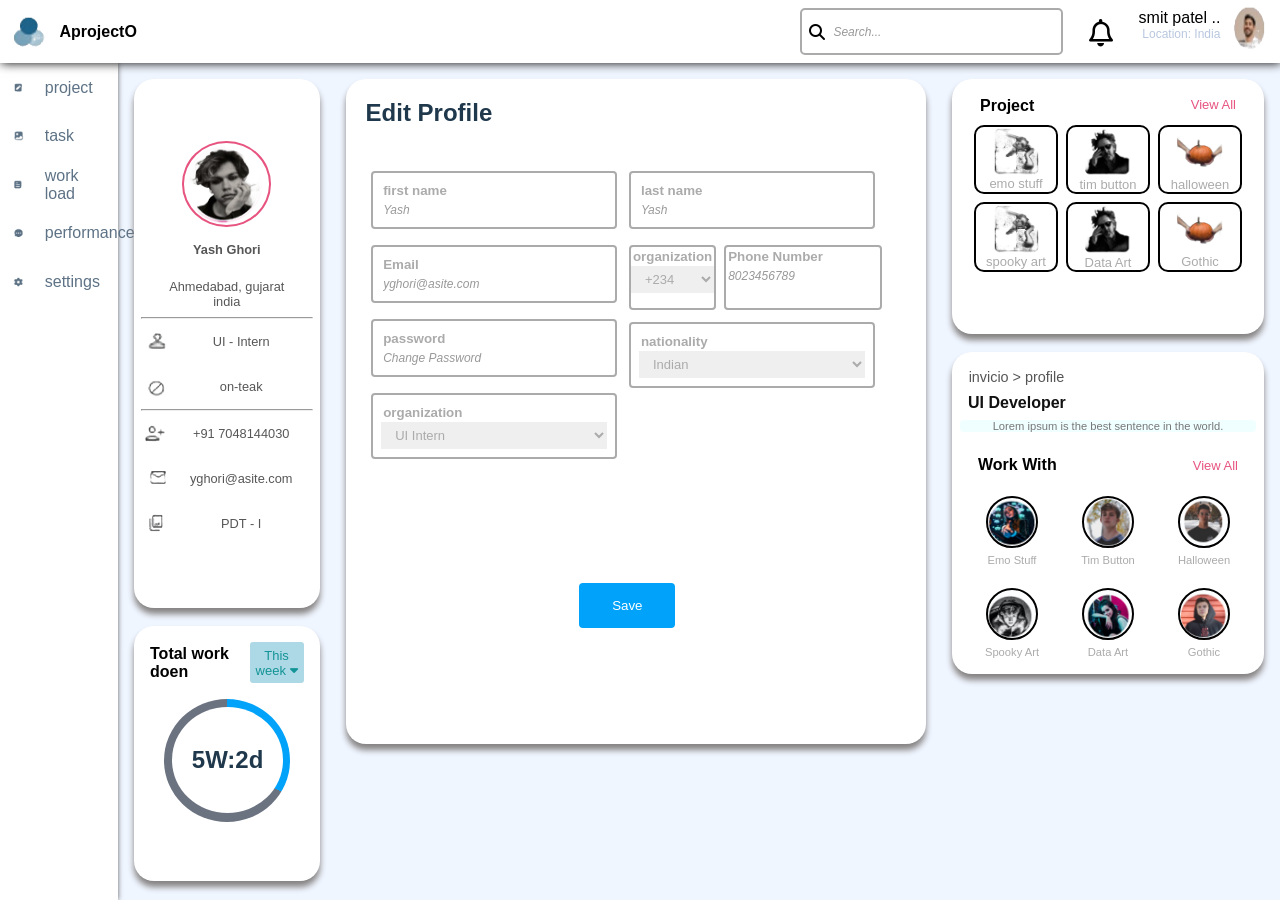
<file: index.html>
<!DOCTYPE html>
<html lang="en">
<head>
    <link rel="stylesheet" href="https://cdnjs.cloudflare.com/ajax/libs/font-awesome/6.5.1/css/all.min.css" integrity="sha512-DTOQO9RWCH3ppGqcWaEA1BIZOC6xxalwEsw9c2QQeAIftl+Vegovlnee1c9QX4TctnWMn13TZye+giMm8e2LwA==" crossorigin="anonymous" referrerpolicy="no-referrer" />

    <link rel="stylesheet" href="style.css">

    <meta charset="UTF-8">
    <meta name="viewport" content="width=device-width, initial-scale=1.0">
    <title>dashboard</title>
</head>
<body>
        <header>
            <img src="./logonav.png" alt="profile picture">
           <b><span class="brand-title">AprojectO</span></b>
                    <span class="space"> </span>

           <div class="search-container">
         <i class="fas fa-search"></i>   
         <input type="search" class="search-input" placeholder="Search...">
         </div>
         <i class="fa-regular fa-bell"></i>
         <div class="profiler">
               <p>smit patel ..
               <small>Location: India &nbsp;&nbsp;&nbsp;&nbsp;</small>
               </p>
         </div>
                     <img src="./prnav.png" alt="profile picture">
         
        </header>
    <div class="container">
             <aside>
            <ul>
               <li><img src="./ic1.png" alt="project"><article>project</article></li>
               <li><img src="./ic2.png" alt="task"><article>task</article></li>
               <li><img src="./ic3.png" alt="work load"><article>work load</article></li>
               <li><img src="./ic4.png" alt="performance"><article>performance</article></li>
               <li><img src="./ic.png" alt="settings"> <article>settings</article></li>
            </ul>
        </aside>
         <div class="box">
        <div class="maingrid">
        <div class="wrapper">
     <div class="box1">
        <img class="profpic" src="./profile.png" alt="">
        <section><p style="font-weight: 800; "><b>Yash Ghori</b></p></section>
        <section><p>Ahmedabad, gujarat<br> india</p></section>
                 <hr style="width:100%;text-align:left;margin-left:0">

        <section> <div><img src="./pi1.png" alt="job"></div><p>UI - Intern</p></section>
         <section> <div><img src="./pi2.png" alt="on-teak"></div><p>on-teak</p></section>
         <hr style="width:100%;text-align:left;margin-left:0">

        <section> <div><img src="./pi3.png" alt="mobile"></div><p>+91 7048144030</p></section>
        <section> <div><img style="left: 1em;" src="./pi4.png" alt="email"></div><p>  yghori@asite.com</p></section>

         <section><div><img src="./pi5.png" alt="photo"></div><p>PDT - I</p></section>
     </div>
     <div class="box2" >
        
        <div> <b style="padding-top: 0.2em;" >Total work doen</b> <p style="padding-top: 0.5em;">This week <i class="fa-solid fa-caret-down"></i></p></div>
       
         <div class = "bar">
              <div class = "outer">
                
              <div class = "inner">
               <div class="tex"> 5W:2d</div> 
         </div>
         </div>
         </div>
     </div>
     <div class="box3">

    <div class="texte">Edit Profile</div>
    <form action="">
        <div>
              <div class="inputtab">
            <label for="firstname">first name</label>
             <input type="text" name = "firstname" placeholder="Yash">
        </div> 
        <div class="inputtab">
            <label for="Email">Email</label>
             <input type="email" name="Email" placeholder="yghori@asite.com">
        </div> <div class="inputtab">
            <label for="">password</label>
             <input type="password" name = "password" placeholder="Change Password">
        </div> <div class="inputtab">
            <label for="organization">organization</label>
             <select id="organization" name="organization">
  <option  class="op" value="UI Intern" selected>UI Intern</option>

</select>
        </div> 
        </div>
        <div>
             <div class="inputtab">
            <label for="">last name</label>
             <input type="text" name = "firstname" placeholder="Yash">
        </div>
        <div class="phone">
            <div class="inputtab">
            <label for="organization">organization</label>
             <select id="organization" name="organization">
  <option  class="op" value="+234" selected>+234</option>

</select>
        </div> 
         <div class="inputtab"  style="margin-right: 0em; margin-left: 0.5em; ">
            <label for="">Phone Number</label>
             <input type="text" name = "firstname" placeholder="8023456789">
        </div>
        </div>
        <div class="inputtab">
            <label for="nationality">nationality</label>
             <select id="nationality" name="nationality">
  <option  class="op" value="Indian" selected style="font-size: smaller;">Indian</option>

</select>
        </div> 
        </div>
        
       

        
    </form>
    <div><button class="savebu">Save</button></div>
    
    </div>
    <div class="box4"  >
        <div style="width: 16em;  justify-content: space-between; padding-left: 10px;padding-right: 10px;" >
             <div style="font-size: medium; font-weight: bold; color: black;">
                  Project
             </div>
             <div style="color: #e75480; font-size: small;">
                 View All
                
             </div>
        </div>
        <div>
            <div><img src="./p1.png" alt="emo stuff"><p>emo stuff</p></div>
       
         
            <div><img src="./p2.png" alt="tim button"><p>tim button</p></div>
        
            <div><img src="./p3.png" alt="halloween"><p>halloween</p></div>
        
            <div><img src="./p1.png" alt="spooky art"><p>spooky art</p></div>
        
            <div><img src="./p2.png" alt="Data Art"><p>Data Art</p></div>
        
            <div><img src="./p3.png" alt="Gothic"><p>Gothic <article></article></p></div>
        </div>
    </div>
    <div class="box5">
      <div>
  <div class="breadcrumb" style="margin: 0.5em;">invicio > profile</div>
  <div class="role" style="margin: 0.5em;">UI Developer</div>
  <div class="desc" style="margin-top: 0.7em;">Lorem ipsum is the best sentence in the world.</div>
   <div style="width: 10%;"></div>
   </div>
  <div class="work-header" style="margin: 0.5em;">
    <div class="title">Work With</div>
    <div class="viewall">View All</div>
  </div>
 
 <div>
  <div class="work-gallery">
    <div class="work-item">
      <img src="./Screenshot 2025-10-07 115454.png" alt="emo stuff">
      <p>Emo Stuff</p>
    </div>
    <div class="work-item">
      <img src="./Screenshot 2025-10-07 115506.png" alt="tim button">
      <p>Tim Button</p>
    </div>
    <div class="work-item">
      <img src="./Screenshot 2025-10-07 115517.png" alt="halloween">
      <p>Halloween</p>
    </div>
    <div class="work-item">
      <img src="./Screenshot 2025-10-07 115526.png" alt="spooky art">
      <p>Spooky Art</p>
    </div>
    <div class="work-item">
      <img src="./Screenshot 2025-10-07 115531.png" alt="Data Art">
      <p>Data Art</p>
    </div>
    <div class="work-item">
      <img src="./Screenshot 2025-10-07 115545.png" alt="Gothic">
      <p>Gothic</p>
    </div>
  </div>
</div>
</div>
     </div>
     </div>
     </div>
</div>

</body>
<script>
  // Select all option elements inside all selects
  const options = document.querySelectorAll('select option');
  
  options.forEach(option => {
    option.style.fontSize = 'small';
    option.style.padding = '5px 10px';  // Note: padding on options may not work in some browsers
    option.style.color = '#ababab';
  });
  const selectElements = document.querySelectorAll('select');

selectElements.forEach(select => {
  select.style.fontSize = 'small';
  select.style.color = '#ababab';

  select.addEventListener('change', () => {
    // Additional style changes on selection if necessary
    select.style.color = '#ababab'; // ensure color remains consistent
  });
});

</script>
</html>
</file>
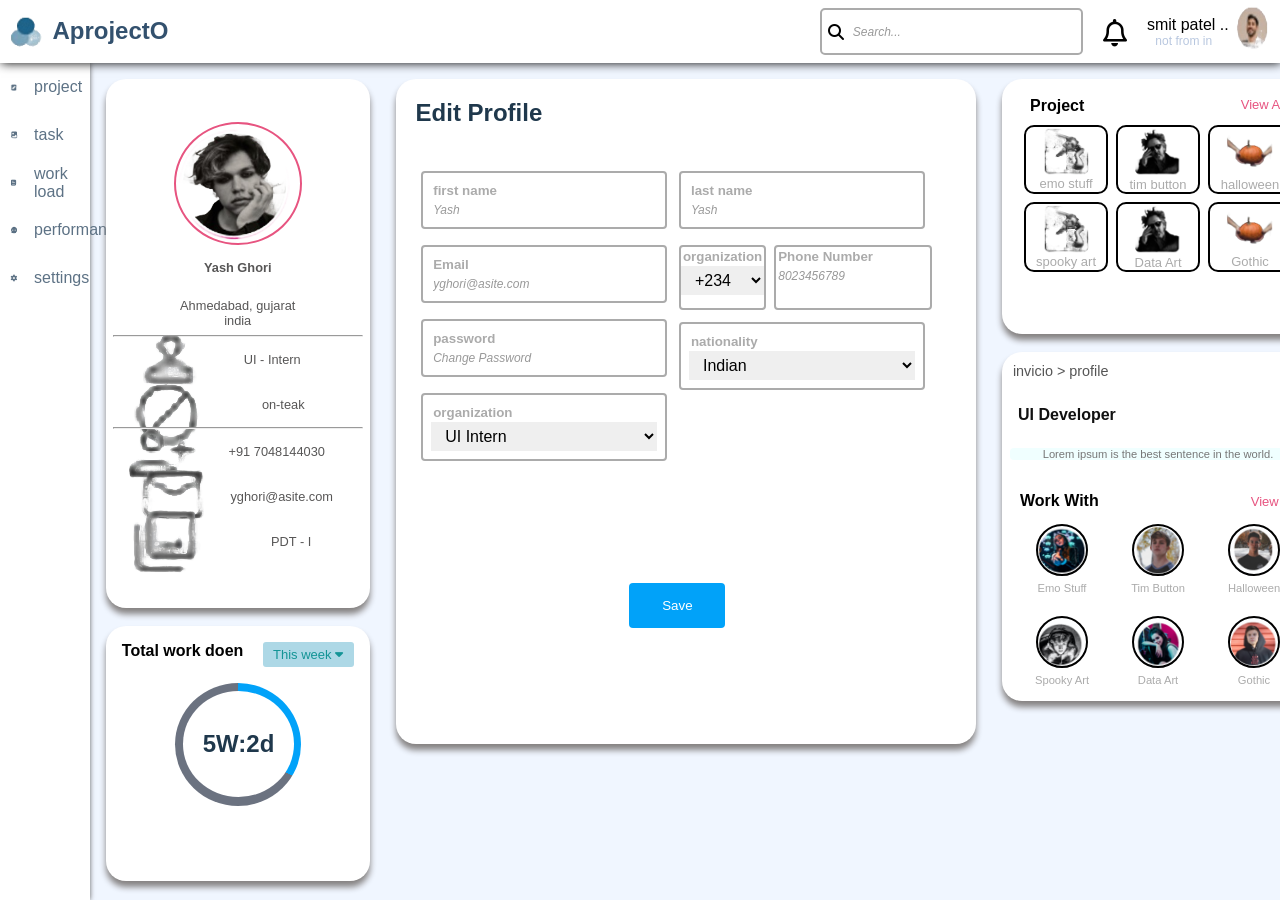
<file: dashboard.html>
<!DOCTYPE html>
<html lang="en">
<head>
    <link rel="stylesheet" href="https://cdnjs.cloudflare.com/ajax/libs/font-awesome/6.5.1/css/all.min.css" integrity="sha512-DTOQO9RWCH3ppGqcWaEA1BIZOC6xxalwEsw9c2QQeAIftl+Vegovlnee1c9QX4TctnWMn13TZye+giMm8e2LwA==" crossorigin="anonymous" referrerpolicy="no-referrer" />

    <link rel="stylesheet" href="style.css">
    <meta charset="UTF-8">
    <meta name="viewport" content="width=device-width, initial-scale=1.0">
    <title>dashboard</title>
</head>
<body>
        <header>
            <img src="./logonav.png" alt="profile picture">
           <b><font size="4" color="black" face="Arial" >AprojectO</font></b>
                    <span class="space"> </span>

           <div class="search-container">
         <i class="fas fa-search"></i>   
         <input type="search" class="search-input" placeholder="Search...">
         </div>
         <i class="fa-regular fa-bell"></i>
         <div class="profiler">
               <p>smit patel ..
               <small>not from in &nbsp;&nbsp;&nbsp;&nbsp;</small>
               </p>
         </div>
                     <img src="./prnav.png" alt="profile picture">
         
        </header>
      
        
        <div class="box">
             <aside>
            <ul>
               <li><img src="./ic1.png" alt="project"><article>project</article></li>
               <li><img src="./ic2.png" alt="task"><article>task</article></li>
               <li><img src="./ic3.png" alt="work load"><article>work load</article></li>
               <li><img src="./ic4.png" alt="performance"><article>performance</article></li>
               <li><img src="./ic.png" alt="settings"> <article>settings</article></li>
            </ul>
        </aside>
        <div class="maingrid">
        <div class="wrapper">
     <div class="box1">
        <img class="profpic" src="./profile.png" alt="">
        <section><p><b>Yash Ghori</b></p></section>
        <section><p>Ahmedabad, gujarat<br> india</p></section>
                 <hr style="width:100%;text-align:left;margin-left:0">

        <section><img src="./pi1.png" alt="job"><p>UI - Intern</p></section>
         <section><img src="./pi2.png" alt="on-teak"><p>on-teak</p></section>
         <hr style="width:100%;text-align:left;margin-left:0">

        
        <section><img src="./pi3.png" alt="mobile"><p>+91 7048144030</p></section>
        <section><img src="./pi4.png" alt="email"><p>yghori@asite.com</p></section>

         <section><img src="./pi5.png" alt="photo"><p>PDT - I</p></section>
     </div>
     <div class="box2">
        <div> <b>Total work doen</b> <p>This week <i class="fa-solid fa-caret-down"></i></p></div>
       
         <div class = "bar">
              <div class = "outer">
                
              <div class = "inner">
               <div class="tex"> 5W:2d</div> 
         </div>
         </div>
         </div>
     </div>
     <div class="box3">

    <div class="texte">Edit Profile</div>
    <form action="">
        <div>
              <div class="inputtab">
            <label for="firstname">first name</label>
             <input type="text" name = "firstname" placeholder="Yash">
        </div> 
        <div class="inputtab">
            <label for="Email">Email</label>
             <input type="text" name = "Email" placeholder="yghori@asite.com">
        </div> <div class="inputtab">
            <label for="">password</label>
             <input type="password" name = "password" placeholder="Change Password">
        </div> <div class="inputtab">
            <label for="organization">organization</label>
             <select id="organization" name="organization">
  <option  class="op" value="UI Intern" selected>UI Intern</option>

</select>
        </div> 
        </div>
        <div>
             <div class="inputtab">
            <label for="">last name</label>
             <input type="text" name = "firstname" placeholder="Yash">
        </div>
        <div class="phone">
            <div class="inputtab">
            <label for="organization">organization</label>
             <select id="organization" name="organization">
  <option  class="op" value="+234" selected>+234</option>

</select>
        </div> 
         <div class="inputtab" style="margin-left: 0.5EM;">
            <label for="">Phone Number</label>
             <input type="text" name = "firstname" placeholder="8023456789">
        </div>
        </div>
        <div class="inputtab">
            <label for="nationality">nationality</label>
             <select id="nationality" name="nationality">
  <option  class="op" value="Indian" selected>Indian</option>

</select>
        </div> 
        </div>
        
       

        
    </form>
    <div><button class="savebu">Save</button></div>
    
    </div>
    <div class="box4"  >
        <div style="width: 16em;  justify-content: space-between; padding-left: 10px;padding-right: 10px;" >
             <div style="font-size: medium; font-weight: bold; color: black;">
                  Project
             </div>
             <div style="color: #e75480; font-size: small;">
                 View All
                
             </div>
        </div>
        <div>
            <div><img src="./p1.png" alt="emo stuff"><p>emo stuff</p></div>
       
         
            <div><img src="./p2.png" alt="tim button"><p>tim button</p></div>
        
            <div><img src="./p3.png" alt="halloween"><p>halloween</p></div>
        
            <div><img src="./p1.png" alt="spooky art"><p>spooky art</p></div>
        
            <div><img src="./p2.png" alt="Data Art"><p>Data Art</p></div>
        
            <div><img src="./p3.png" alt="Gothic"><p>Gothic <article></article></p></div>
        </div>
    </div>
    <div class="box5">
  <div class="breadcrumb">invicio > profile</div>
  <div class="role">UI Developer</div>
  <div class="desc">Lorem ipsum is the best sentence in the world.</div>
   <div style="width: 10%;"></div>
  <div class="work-header">
    <div class="title">Work With</div>
    <div class="viewall">View All</div>
  </div>

  <div class="work-gallery">
    <div class="work-item">
      <img src="./Screenshot 2025-10-07 115454.png" alt="emo stuff">
      <p>Emo Stuff</p>
    </div>
    <div class="work-item">
      <img src="./Screenshot 2025-10-07 115506.png" alt="tim button">
      <p>Tim Button</p>
    </div>
    <div class="work-item">
      <img src="./Screenshot 2025-10-07 115517.png" alt="halloween">
      <p>Halloween</p>
    </div>
    <div class="work-item">
      <img src="./Screenshot 2025-10-07 115526.png" alt="spooky art">
      <p>Spooky Art</p>
    </div>
    <div class="work-item">
      <img src="./Screenshot 2025-10-07 115531.png" alt="Data Art">
      <p>Data Art</p>
    </div>
    <div class="work-item">
      <img src="./Screenshot 2025-10-07 115545.png" alt="Gothic">
      <p>Gothic</p>
    </div>
  </div>
</div>

     </div>
     </div>
     </div>
</div>
</body>
</html>
</file>
<file: style.css>
:root{
--alice-blue: hsla(216, 100%, 97%, 1);
--night: hsla(240, 3%, 8%, 1);
--alice-blue-2: hsla(215, 67%, 96%, 1);
--seasalt: hsla(0, 0%, 98%, 1);
--french-gray: hsla(206, 14%, 80%, 1);
--yinmn-blue: #33516Eff;
--paynes-gray: #5D7285ff;
--slate-gray: #6B7280ff;
--celestial-blue: #01A2F9ff;
--prussian-blue: #1F384Cff;
}

*{
  margin: 0;
  padding: 0;
    font-family: Arial, Helvetica, sans-serif;
}
.container{
  display: flex;
  flex-direction: row;
}
body{
    background:var(--alice-blue);
}
.phone{
   display: flex;
   flex-direction: row;
   width: 100%;
   height: 15%;
   padding: 0;
}
.phone .inputtab{
   width: 68%;
   height: 100%;
  
   
}
header{
     height: 7vh;
     min-width: 100% ;
    display: flex;
    color : #000000;
    background: #ffffff;
    justify-content:space-around; 
    box-shadow: 1px 0px 10px #000000;
    z-index: 20;
    position: sticky;
}
header img{
    border: 0cm;
    border-radius: 50%;
    width: 3%;
    height: 80%;
    margin: .3em;   
 }
.space{
    width: 50%;
}
header font{
    color: var(--yinmn-blue);
    padding: 1%;
    font-weight: 700;
    font-size: x-large;
    
 }
 header b{
    align-self: center;
 }
header .search-container{
    border: #ababab 2px solid;
    margin: 0.5em;
    border-radius: 5px;
    width : 20%;
    display: flex;
    justify-content:left;
    align-items: center;
    padding: .1em;
}
.search-container input{
    margin: .3em;
}
.search-container i{
    margin: .3em;
}
header .search-container:hover{
     border: #000000 2px solid;
     box-shadow: #000000 1px;
}
header input{
     justify-self: center;
 border: none;
  outline: none; 
    box-shadow: none; 

 }

header .profiler{
align-self: center;
    
     width : 7%;
} 
.fa-regular{
    font-size: 1.7rem;
    margin-left: 10px;
    margin-right: 10px;
    margin-top: 5px;
    align-self: center;
  }
header p{
        display: flex;
    flex-direction: column;
    justify-items: center;
   text-align: right;     
} 
header small{
        font-size: 75%;
        color: #b8c7df;
} 
aside{
    display: flex;
    height: 93vh;
    width: 25%;
    background-color: white;
    color: var(--paynes-gray);
    box-shadow: #646262 0px 0px 5px;
}
aside ul{
    list-style-type: none;
    width: 100%;
    
     

}
aside ul img{

      width: 10%;
         margin: 5%;
    padding: 5%;
}
aside ul article{

      width: 70%;
         margin: 5%;
    padding: 5%;
}
aside ul li{
       display: flex;
       flex-direction: row;
    width: 90%;
    height: 5vh;
    margin: 1%;
    padding: 1%;
    align-items: center;
    font-size: 1rem;
}
.box{
    position: relative;
    max-width: 100%;
    max-height: 100%;
    display: flex;
    flex-direction: row ;
}
 .maingrid{
width: 100%;
height: 100%;
  box-sizing: border-box;
  padding: 0.5em;
}
 
.wrapper {

  height: 90vh;
}


.wrapper > div {
  border-radius: 20px;
  padding: 0.5em;
  margin-top:0.5em ;
  margin-left: 0.5em;
  margin-right:0.5em ;
  
  color: #d9480f;
  background: white;
  box-shadow: 0px 6px 6px rgb(133, 130, 130);
}
.wrapper {
  display: grid;
  grid-template-columns: repeat(4, 1fr);
  grid-template-rows: repeat(6, 1fr);

  gap: 10px;
}
.box1 {
  grid-column-start: 1;
  grid-column-end: 2;
  grid-row-start: 1;
  grid-row-end: 5;
  position: relative;
  display: flex;
  flex-direction: column;
  align-items: center;
  justify-content: center; 
  min-width: min-content;

}
.box2 {
  grid-column-start: 1;
  grid-column-end: 2;
  grid-row-start: 5;
  grid-row-end: 7;
  position: relative;
  display: flex;
  flex-direction: column;
  
  min-width: 10em;
  
}
.box3 {
  grid-column-start: 2;
  grid-column-end: 4;
  grid-row-start: 1;
  grid-row-end: 6;
  position: relative;
  display: flex;
  flex-direction: column;
  align-items: left;
  min-width: min-content;
}
.savebu{
  border-radius: 4px;
  border:none;
  width:6rem;
  height: 5vh;
  background-color: var(--celestial-blue);
  color: white;
  padding: 1em;
  margin: 0.5em;
  margin-left: 40%;
  
   
}

.box4 {
  grid-column-start: 4;
  grid-column-end: 4;
  grid-row-start:1;
  grid-row-end: 3;
  position: relative;
}
.box5 {
  grid-column-start: 4;
  grid-column-end: 4;
  grid-row-start:3;
  grid-row-end: 7;
  position: relative;
}
.profpic{
     width: 50%;
     height: 50;
     border: 2px #e75480 solid ;
     border-radius: 50%;
     
}
.box1 section{

    min-width: 100%;
     height: 5vh;
    display: flex;
    flex-direction: row;
    align-self: center;
    font-family: Arial, Helvetica, sans-serif;
    align-items: center;
    align-self: center;
    justify-content: center; 

    
}
.box1 section p{
  width: 10em;
  font-size: 0.8rem;
  text-align: center;
      color: rgb(87, 86, 86);
      margin: 0.5em;

}
.box1  section div img{
   width: 1.4em;
   height:  1.4em;
   margin: 0.2em;
   align-items: center;
}
.box1  section div{
     
     display: flex;
    flex-direction: row;
    align-items: center;
    justify-content: center; 
}

.box2 b{
  color: #000000;
}


.box2 div{
   display: flex;
   flex-direction: row;
   justify-content: space-between;
   align-content: left;
   justify-items: left;
   padding: 0.5em;

}
.box2 div p{
   color: rgb(19, 148, 150);
   background: lightblue;
   align-self: center;
   width: 35%;
   font-size: small;
   height: auto;
   border-radius: 3px;
   text-align: center;
   padding: 5px;   
}
.bar{
  align-self: center;
    }
.outer{
  position: relative;
  height: 107px;
  width: 110px;
  border-radius:50% ;
    background: conic-gradient(
       var(--celestial-blue) 0deg 120deg,
       var(--slate-gray) 120deg 0deg
    );
   
}
.inner{
   position: relative;
    height: 90px;
  width: 100px;
  border-radius:50% ;
  border: white;
  background-color: white;
  align-items: center;
  justify-content: center;

}
.tex{
   font-size: x-large;
   font-weight: 600;
   color: var(--prussian-blue);
   text-align: center;
}
.texte{
   margin: 0.5em;
   
   font-size: x-large;
   font-weight: 600;
   color: var(--prussian-blue);
}
::-webkit-input-placeholder {
  color: #999;
  font-style: italic;
  font-size: 0.9em;
}

.inputtab{
  display: flex;
  flex-direction: column;
  align-items: left;
  max-width: 100%;
  height: min-content;
  border: 2px solid #ababab;
  border-radius: 4px ;
}
.inputtab input{
  margin: 2px;
  border: none;
  outline: none; 
    box-shadow: none; 
}
.inputtab label{
  margin: 2px;
   color: #ababab;
   font-size: smaller;
   font-weight: bold;
   
}
select {
  font-size: small;
  color: #ababab;
  padding: 5px 10px; /* padding may or may not affect appearance */
  font-family: Arial, sans-serif; /* set your preferred font */
}
form{
  display: flex;
  flex-direction: row;
  
}
form > div{
   
   height: 45vh;
   padding: 1em;
   width: 40%;
   
}
form > div > div{
  padding: 0.5em;
  margin: 1.0em;
  margin-left: 0.1em;
  width: 100%;
  }

.inputtab input:focus{
  border: none;
  outline: none; 
    box-shadow: none; 
}
.inputtab select{
  border: none;
  outline: none; 
    box-shadow: none; 
}
.inputtab select:focus{
  border: none;
  outline: none; 
    box-shadow: none; 
      margin: 2px; 
      font-size: small;
      font-family: Arial, Helvetica, sans-serif;
      color: #777;
}
  select:invalid {
    color: gray;
    font-family: Arial, sans-serif;
    font-size: small;
  }
  select {
    color: black;
    font-family: Arial, sans-serif;
    font-size: medium;
  }


.box4 {
  display: flex;
  flex-direction: column;
}

.box4 > div:nth-child(1) {
  display: flex;
  justify-content: space-between;
  width: 100%;
  margin: 10px;
  padding: 0 10px;
}

.box4 > div:nth-child(2) {
  display: flex;
  flex-wrap: wrap;
  justify-content: center;

  gap: 0.5em;
}

.box4 > div:nth-child(2) > div {
  display: flex;
  flex-direction: column;
  align-items: center;
    border: 2px solid #000;
    border-radius: 10px;
  width: 5em;
}

.box4 img {
  max-width: 3em;
  border-radius: 10px;
}

.box4 p {
  color: #ababab;
  font-size: small;
  text-align: center;
}

   .projecthed{
    display: flex;
    flex-direction: row;
    justify-content: space-between;
    width: 100%;
   }
   .projecthed >div{
     width: 40%;
     margin: 0.5em;
   } 
   .box4 > div > div > p{
     color: #ababab;
     font-size: small;
       margin-left: 0.5em;
       margin-right: 0.5em;
      
   }
.box5 {
  display: flex;
  flex-direction: column;
  gap: 1em;
  min-height: fit-content;
  margin: auto;
  font-family: sans-serif;
  justify-content: space-around;
  min-width:  min-content;
  max-height: min-content;
}


.breadcrumb {
  color: #555;
  font-size: 0.9em;
  margin: 0.1em;
  padding: 0.1em;
}

.role {
  font-weight: bold;
  color: #111;
  margin: 0.5em;
}

.desc {
  color: #777;
  font-size: 0.7em;
  border-radius: 4px;
  background-color:azure;
  text-align: center;


}

.work-header {
  display: flex;
  justify-content: space-between;
  align-items: center;
  padding: 0 10px;

}

.work-header .title {
  font-weight: bold;
  color: #000;
}

.work-header .viewall {
  color: #e75480;
  cursor: pointer;
  font-size: small;
  
}

.work-gallery {
  display: flex;
  flex-wrap: wrap;
  gap: 1em;
  justify-content: center;
}

.work-item {
  display: flex;
  flex-direction: column;
  align-items: center;
  width: 5em;
}

.work-item img {
  width: 3em;
  height: 3em;
  border-radius: 50%;
  object-fit: fill;
  outline: #000 solid 2px;
}

.work-item p {

  color: #ababab;
  font-size: 0.7em;
  margin: 0.7em;
  text-align: center;
}
.phone{
  display: flex;
  flex-direction: row;

}

@media (max-width: 480px) {

  header {
    height: auto;
    min-height: 8vh;
    flex-direction: row;
    flex-wrap: wrap;
    padding: 0.5em;
    gap: 0.5em;
  }
  
  header img {
    width: 10%;
    height: 50px;
  }
  
  .space {
    width: 10%;
    flex-grow: 1;
  }
  
  .search-container {
    width: 100%;
    order: 3;
    margin: 0.2em 0;
    flex-basis: 100%;
  }
  
  .profiler {
    width: auto;
    flex-shrink: 1;
  }
  
  .profiler p {
    font-size: 0.8em;
  }
  
  .container {
    flex-direction: column;
  }
  
  aside {
    width: 100%;
    height: auto;
    max-height: 25vh;
    overflow-y: auto;
  }
  
  aside ul {
    display: flex;
    flex-direction: row;
    overflow-x: auto;
    padding: 0.5em;
    gap: 0.5em;
  }
  
  aside ul li {
    flex-shrink: 0;
    width: auto;
    min-width: 120px;
    height: auto;
    padding: 0.5em;
    margin: 0;
  }
  
  aside ul img {
    width: 20px;
    height: 20px;
    margin: 0;
    padding: 0;
  }
  
  aside ul article {
    width: auto;
    margin: 0;
    padding: 0 0.5em;
    font-size: 0.8em;
  }
  
  .maingrid {
    padding: 0.3em;
  }
  
  .wrapper {
    grid-template-columns: 1fr;
    grid-template-rows: auto;
    gap: 8px;
    height: auto;
  }
  
  .wrapper > div {
    margin: 0.2em;
    padding: 0.8em;
  }
  
  .box1, .box2, .box3, .box4, .box5 {
    grid-column: 1;
    grid-row: auto;
    width: 100%;
    min-width: auto;
  }
  
  .profpic {
    width: 40%;
  }
  
  .box1 section p {
    font-size: 0.75em;
    width: auto;
  }
  
  .outer {
    height: 80px;
    width: 80px;
  }
  
  .inner {
    height: 65px;
    width: 65px;
  }
  
  .tex {
    font-size: large;
  }
  
  form {
    flex-direction: column;
  }
  
  form > div {
    width: 100%;
    height: auto;
    padding: 0.5em;
    margin: 0.5em 0;
  }
  
  .inputtab {
    margin: 0.5em 0;
  }
  
  .phone {
    flex-direction: column;
    gap: 0.5em;
  }
  
  .phone .inputtab {
    width: 100%;
  }
  
  .savebu {
    margin-left: 20%;
    width: 60%;
  }
  
  .box4 > div:nth-child(2) {
    gap: 0.3em;
  }
  
  .box4 > div:nth-child(2) > div {
    width: 4em;
  }
  
  .work-gallery {
    gap: 0.5em;
  }
  
  .work-item {
    width: 4em;
  }
  
  .work-item img {
    width: 2.5em;
    height: 2.5em;
  }
}
</file>
